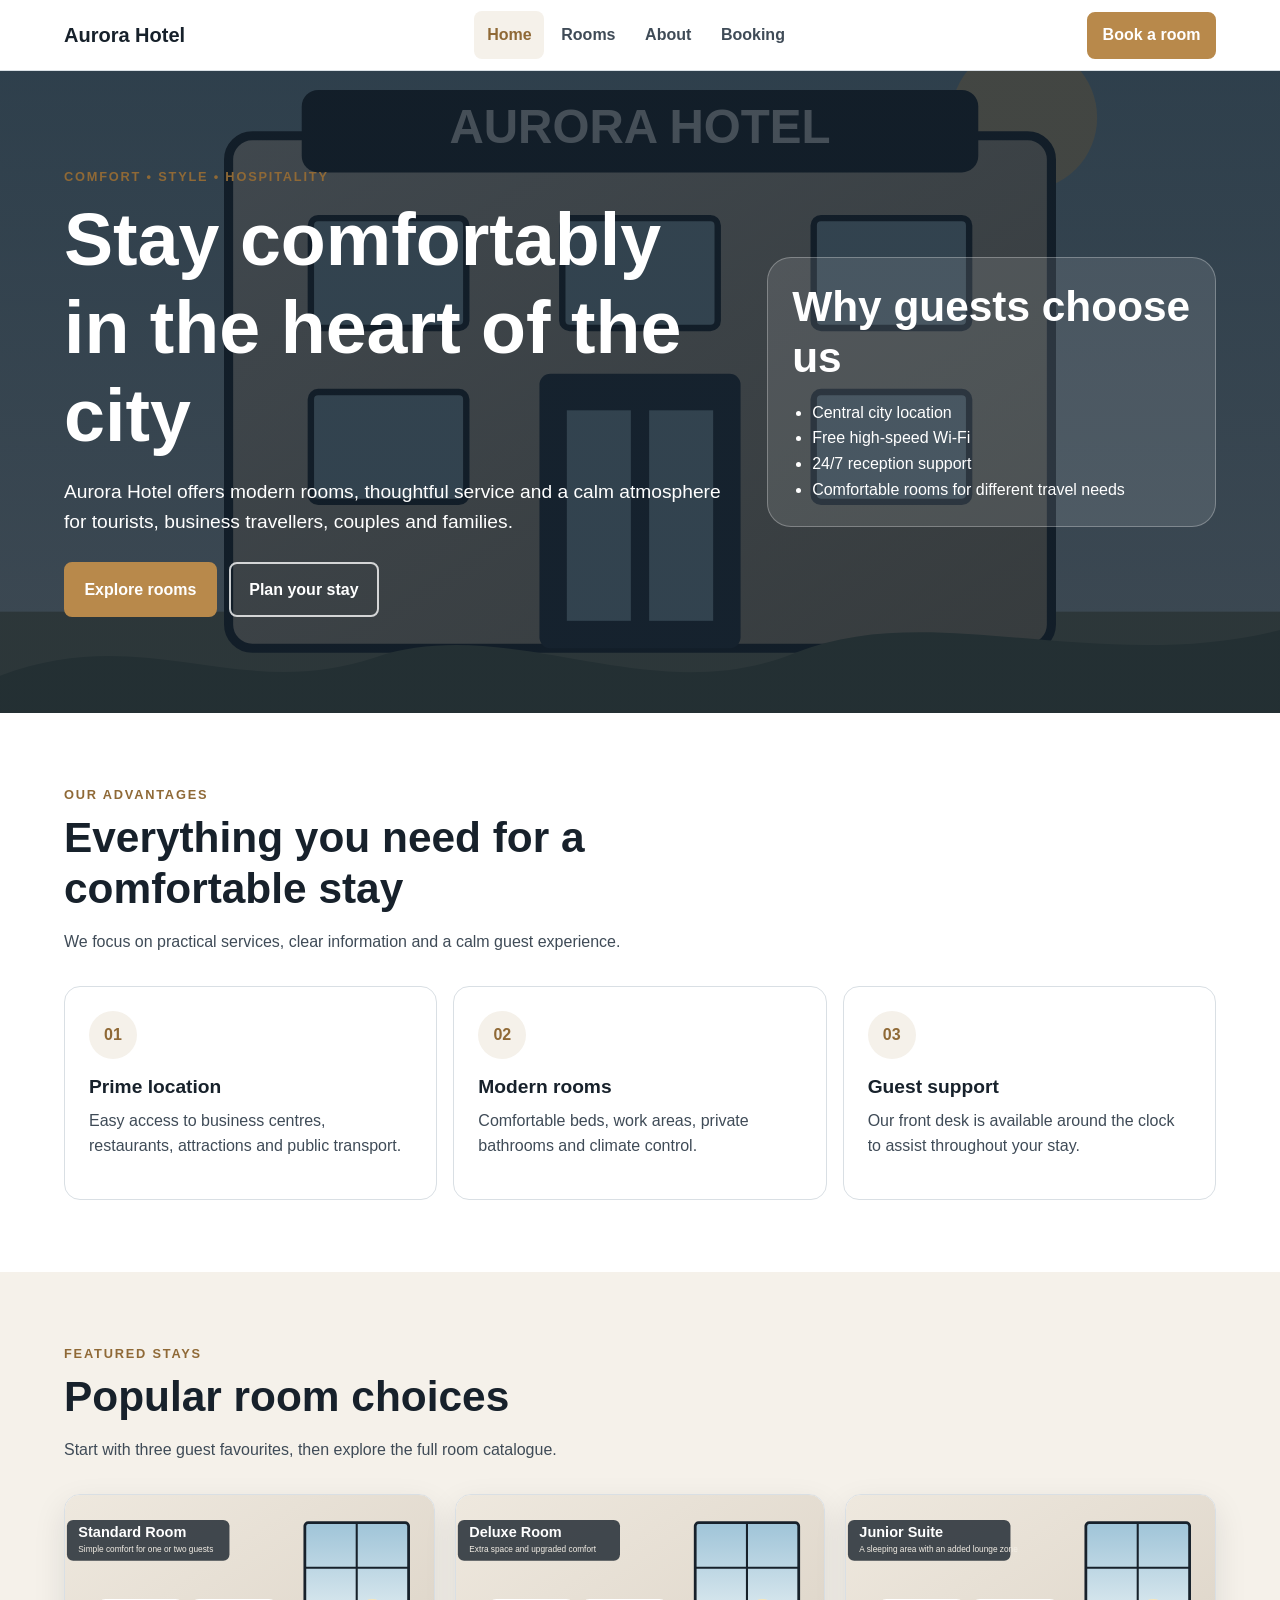
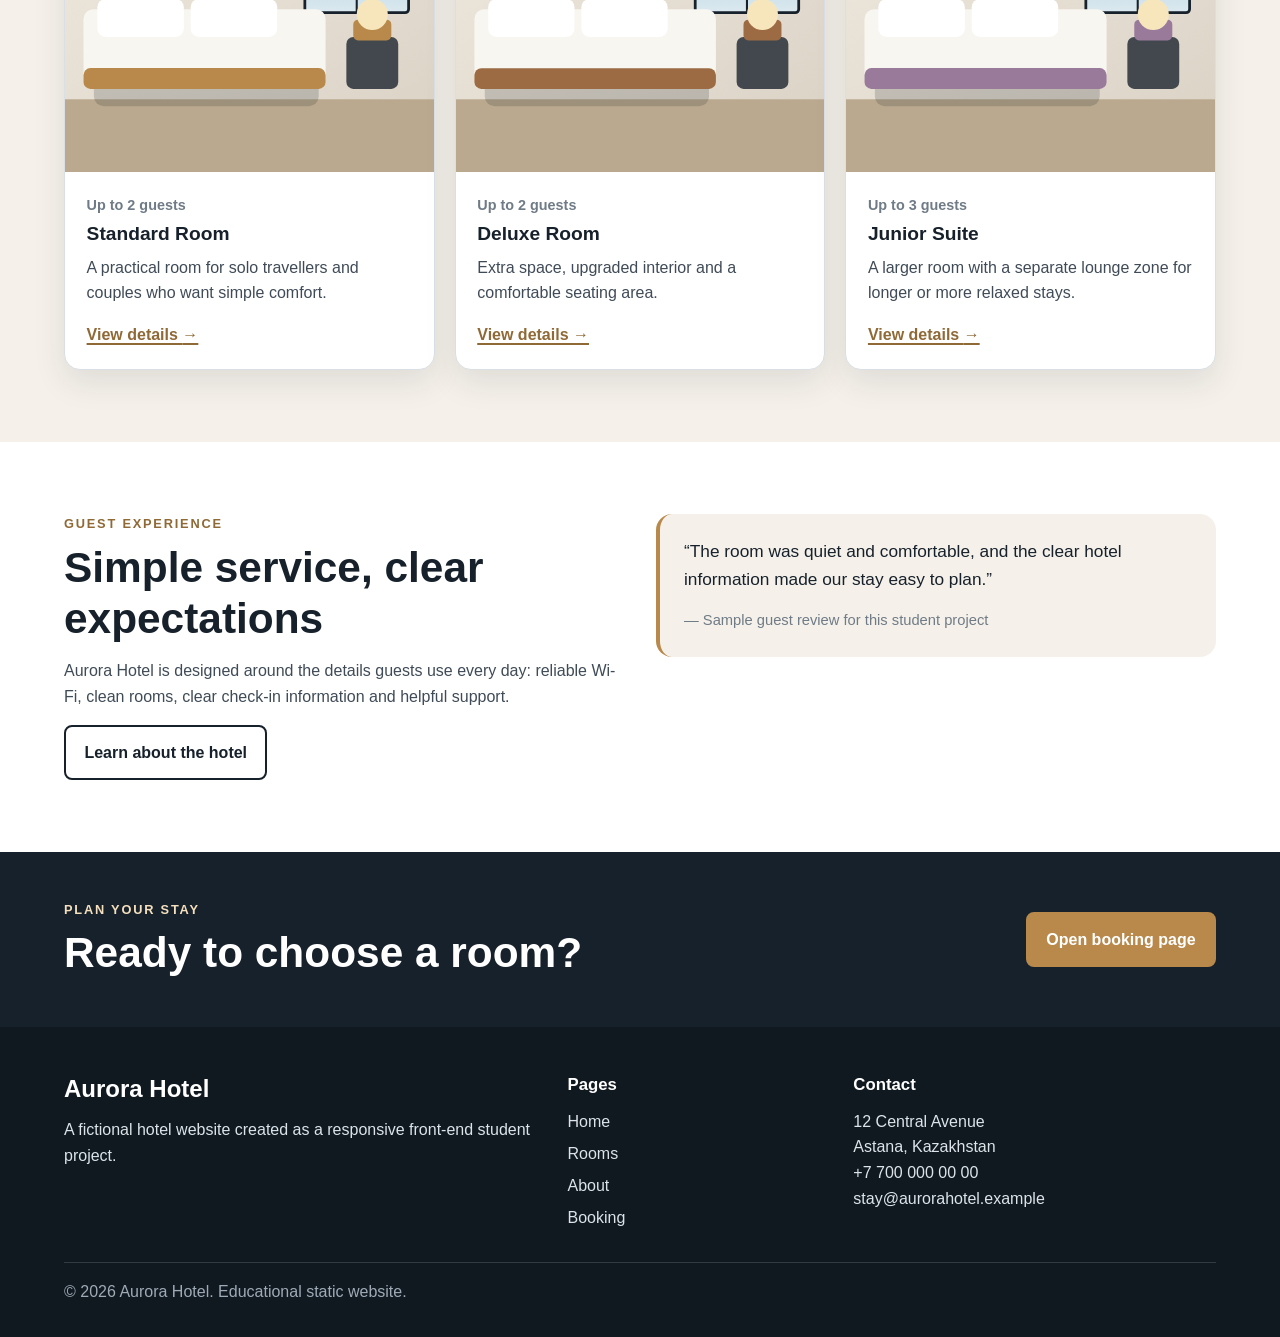
<file: index.html>
<!DOCTYPE html>
<html lang="en">
<head>
    <meta charset="UTF-8">
    <meta name="viewport" content="width=device-width, initial-scale=1.0">
    <meta name="description" content="Aurora Hotel is a responsive fictional hotel website for a front-end student project.">
    <title>Aurora Hotel | Home</title>
    <link rel="stylesheet" href="css/style.css">
    <link rel="stylesheet" href="css/responsive.css">
</head>
<body>
<a class="skip-link" href="#main-content">Skip to main content</a>
<header class="site-header">
    <div class="container nav-wrapper">
        <a class="logo" href="index.html" aria-label="Aurora Hotel home">Aurora Hotel</a>

        <nav class="main-nav" aria-label="Main navigation">
            <ul class="nav-list">
                <li><a class="nav-link" href="index.html" aria-current="page">Home</a></li><li><a class="nav-link" href="rooms.html">Rooms</a></li><li><a class="nav-link" href="about.html">About</a></li><li><a class="nav-link" href="booking.html">Booking</a></li>
            </ul>
        </nav>

        <a class="button button-small header-cta" href="booking.html">Book a room</a>
    </div>
</header>

<main id="main-content">
    <section class="hero">
        <div class="container hero-layout">
            <div class="hero-copy">
                <p class="eyebrow">Comfort • Style • Hospitality</p>
                <h1>Stay comfortably in the heart of the city</h1>
                <p class="lead">
                    Aurora Hotel offers modern rooms, thoughtful service and a calm atmosphere
                    for tourists, business travellers, couples and families.
                </p>

                <div class="action-row">
                    <a class="button" href="rooms.html">Explore rooms</a>
                    <a class="button button-ghost" href="booking.html">Plan your stay</a>
                </div>
            </div>

            <aside class="hero-panel" aria-labelledby="hero-highlights">
                <h2 id="hero-highlights">Why guests choose us</h2>
                <ul class="check-list">
                    <li>Central city location</li>
                    <li>Free high-speed Wi-Fi</li>
                    <li>24/7 reception support</li>
                    <li>Comfortable rooms for different travel needs</li>
                </ul>
            </aside>
        </div>
    </section>

    <section class="section" aria-labelledby="home-benefits">
        <div class="container">
            <div class="section-heading">
                <p class="eyebrow">Our advantages</p>
                <h2 id="home-benefits">Everything you need for a comfortable stay</h2>
                <p>We focus on practical services, clear information and a calm guest experience.</p>
            </div>

            <div class="feature-flex">
                <article class="feature-card">
                    <span class="feature-number" aria-hidden="true">01</span>
                    <h3>Prime location</h3>
                    <p>Easy access to business centres, restaurants, attractions and public transport.</p>
                </article>

                <article class="feature-card">
                    <span class="feature-number" aria-hidden="true">02</span>
                    <h3>Modern rooms</h3>
                    <p>Comfortable beds, work areas, private bathrooms and climate control.</p>
                </article>

                <article class="feature-card">
                    <span class="feature-number" aria-hidden="true">03</span>
                    <h3>Guest support</h3>
                    <p>Our front desk is available around the clock to assist throughout your stay.</p>
                </article>
            </div>
        </div>
    </section>

    <section class="section section-alt" aria-labelledby="featured-rooms">
        <div class="container">
            <div class="section-heading">
                <p class="eyebrow">Featured stays</p>
                <h2 id="featured-rooms">Popular room choices</h2>
                <p>Start with three guest favourites, then explore the full room catalogue.</p>
            </div>

            <div class="card-grid card-grid-three">
                <article class="room-card">
                    <img class="card-image" src="images/standard-room.svg" width="1200" height="800"
                         alt="Illustration of a standard hotel room with a double bed">
                    <div class="card-body">
                        <p class="card-kicker">Up to 2 guests</p>
                        <h3>Standard Room</h3>
                        <p>A practical room for solo travellers and couples who want simple comfort.</p>
                        <a class="text-link" href="rooms.html#standard-room">View details <span aria-hidden="true">→</span></a>
                    </div>
                </article>

                <article class="room-card">
                    <img class="card-image" src="images/deluxe-room.svg" width="1200" height="800"
                         alt="Illustration of a spacious deluxe hotel room">
                    <div class="card-body">
                        <p class="card-kicker">Up to 2 guests</p>
                        <h3>Deluxe Room</h3>
                        <p>Extra space, upgraded interior and a comfortable seating area.</p>
                        <a class="text-link" href="rooms.html#deluxe-room">View details <span aria-hidden="true">→</span></a>
                    </div>
                </article>

                <article class="room-card">
                    <img class="card-image" src="images/junior-suite.svg" width="1200" height="800"
                         alt="Illustration of a junior hotel suite with lounge area">
                    <div class="card-body">
                        <p class="card-kicker">Up to 3 guests</p>
                        <h3>Junior Suite</h3>
                        <p>A larger room with a separate lounge zone for longer or more relaxed stays.</p>
                        <a class="text-link" href="rooms.html#junior-suite">View details <span aria-hidden="true">→</span></a>
                    </div>
                </article>
            </div>
        </div>
    </section>

    <section class="section" aria-labelledby="guest-experience">
        <div class="container split-layout">
            <div>
                <p class="eyebrow">Guest experience</p>
                <h2 id="guest-experience">Simple service, clear expectations</h2>
                <p>
                    Aurora Hotel is designed around the details guests use every day:
                    reliable Wi-Fi, clean rooms, clear check-in information and helpful support.
                </p>
                <a class="button button-outline" href="about.html">Learn about the hotel</a>
            </div>

            <blockquote class="testimonial">
                “The room was quiet and comfortable, and the clear hotel information made our stay easy to plan.”
                <footer>— Sample guest review for this student project</footer>
            </blockquote>
        </div>
    </section>

    <section class="cta-section" aria-labelledby="home-cta">
        <div class="container cta-flex">
            <div>
                <p class="eyebrow eyebrow-light">Plan your stay</p>
                <h2 id="home-cta">Ready to choose a room?</h2>
            </div>
            <a class="button" href="booking.html">Open booking page</a>
        </div>
    </section>
</main>

<footer class="site-footer">
    <div class="container footer-grid">
        <section class="footer-about" aria-labelledby="footer-brand">
            <h2 id="footer-brand" class="footer-logo">Aurora Hotel</h2>
            <p>A fictional hotel website created as a responsive front-end student project.</p>
        </section>

        <nav class="footer-nav" aria-label="Footer navigation">
            <h2 class="footer-heading">Pages</h2>
            <ul class="footer-links">
                <li><a href="index.html">Home</a></li>
                <li><a href="rooms.html">Rooms</a></li>
                <li><a href="about.html">About</a></li>
                <li><a href="booking.html">Booking</a></li>
            </ul>
        </nav>

        <section aria-labelledby="footer-contact">
            <h2 id="footer-contact" class="footer-heading">Contact</h2>
            <address>
                12 Central Avenue<br>
                Astana, Kazakhstan<br>
                <a href="tel:+77000000000">+7 700 000 00 00</a><br>
                <a href="mailto:stay@aurorahotel.example">stay@aurorahotel.example</a>
            </address>
        </section>
    </div>

    <div class="container footer-bottom">
        <p>&copy; 2026 Aurora Hotel. Educational static website.</p>
    </div>
</footer>
</body>
</html>
</file>
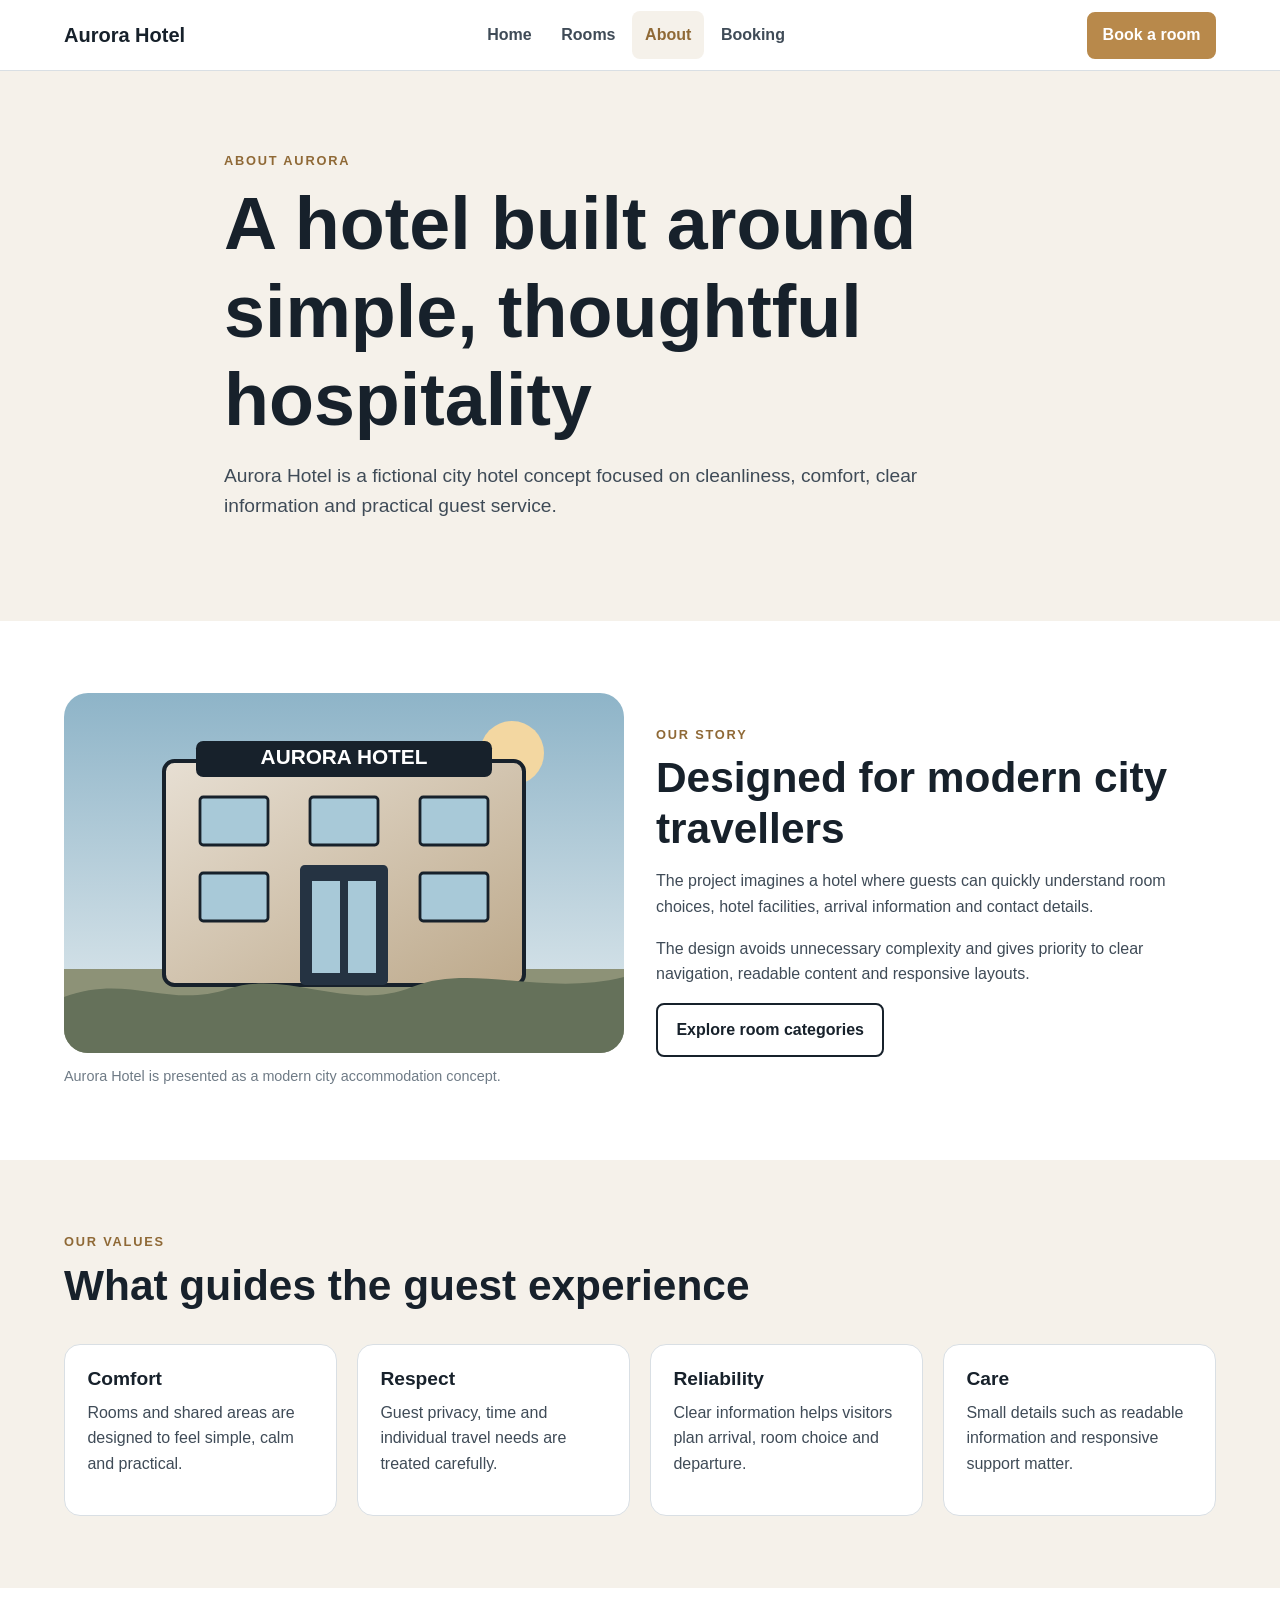
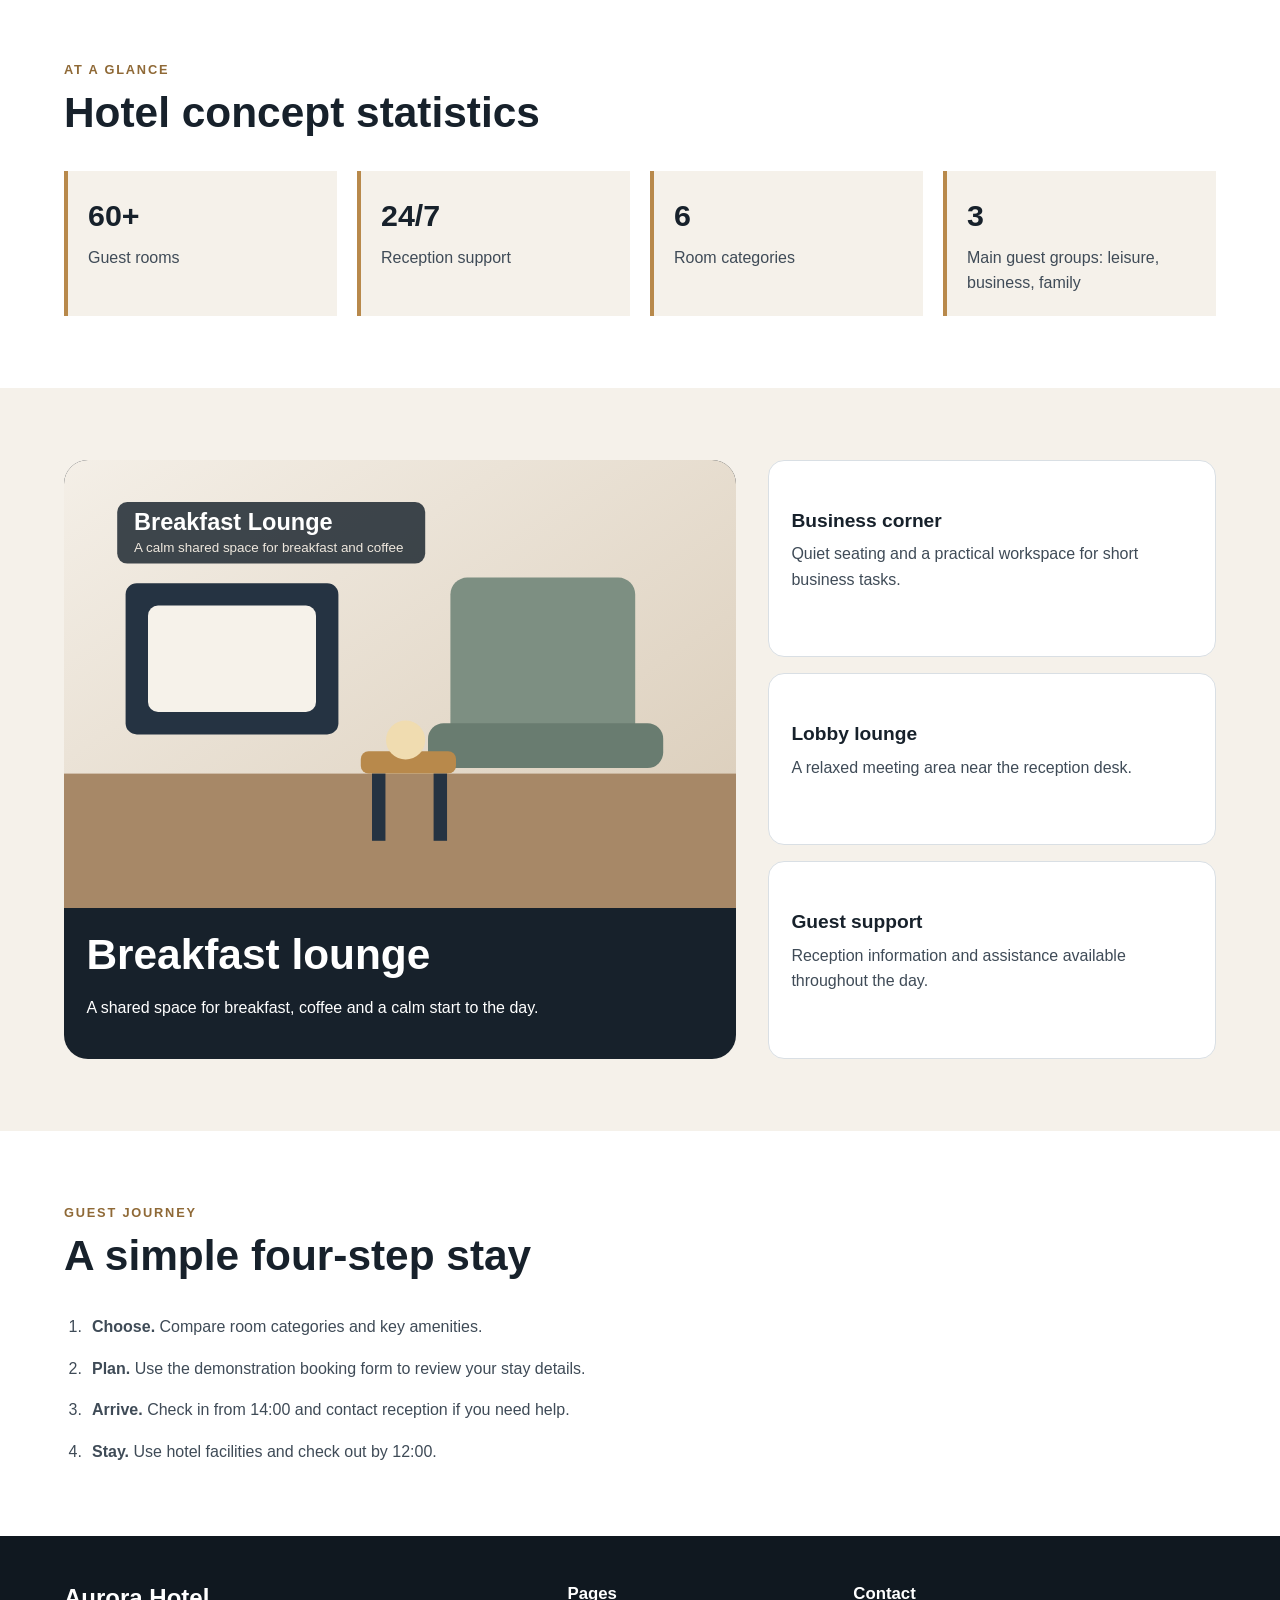
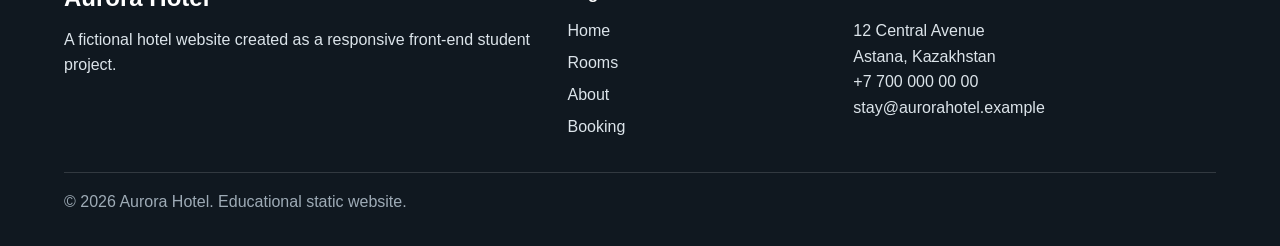
<file: about.html>
<!DOCTYPE html>
<html lang="en">
<head>
    <meta charset="UTF-8">
    <meta name="viewport" content="width=device-width, initial-scale=1.0">
    <meta name="description" content="Learn about Aurora Hotel, its values, facilities and service approach.">
    <title>Aurora Hotel | About Us</title>
    <link rel="stylesheet" href="css/style.css">
    <link rel="stylesheet" href="css/responsive.css">
</head>
<body>
<a class="skip-link" href="#main-content">Skip to main content</a>
<header class="site-header">
    <div class="container nav-wrapper">
        <a class="logo" href="index.html" aria-label="Aurora Hotel home">Aurora Hotel</a>

        <nav class="main-nav" aria-label="Main navigation">
            <ul class="nav-list">
                <li><a class="nav-link" href="index.html">Home</a></li><li><a class="nav-link" href="rooms.html">Rooms</a></li><li><a class="nav-link" href="about.html" aria-current="page">About</a></li><li><a class="nav-link" href="booking.html">Booking</a></li>
            </ul>
        </nav>

        <a class="button button-small header-cta" href="booking.html">Book a room</a>
    </div>
</header>

<main id="main-content">
    <section class="page-hero">
        <div class="container page-hero-inner">
            <p class="eyebrow">About Aurora</p>
            <h1>A hotel built around simple, thoughtful hospitality</h1>
            <p class="lead">
                Aurora Hotel is a fictional city hotel concept focused on cleanliness, comfort,
                clear information and practical guest service.
            </p>
        </div>
    </section>

    <section class="section" aria-labelledby="our-story">
        <div class="container story-layout">
            <figure class="story-figure">
                <img src="images/hotel-exterior.svg" width="1400" height="900"
                     alt="Illustration of the Aurora Hotel exterior">
                <figcaption>Aurora Hotel is presented as a modern city accommodation concept.</figcaption>
            </figure>

            <article>
                <p class="eyebrow">Our story</p>
                <h2 id="our-story">Designed for modern city travellers</h2>
                <p>
                    The project imagines a hotel where guests can quickly understand room choices,
                    hotel facilities, arrival information and contact details.
                </p>
                <p>
                    The design avoids unnecessary complexity and gives priority to clear navigation,
                    readable content and responsive layouts.
                </p>
                <a class="button button-outline" href="rooms.html">Explore room categories</a>
            </article>
        </div>
    </section>

    <section class="section section-alt" aria-labelledby="hotel-values">
        <div class="container">
            <div class="section-heading">
                <p class="eyebrow">Our values</p>
                <h2 id="hotel-values">What guides the guest experience</h2>
            </div>

            <div class="values-grid">
                <article class="value-card">
                    <h3>Comfort</h3>
                    <p>Rooms and shared areas are designed to feel simple, calm and practical.</p>
                </article>
                <article class="value-card">
                    <h3>Respect</h3>
                    <p>Guest privacy, time and individual travel needs are treated carefully.</p>
                </article>
                <article class="value-card">
                    <h3>Reliability</h3>
                    <p>Clear information helps visitors plan arrival, room choice and departure.</p>
                </article>
                <article class="value-card">
                    <h3>Care</h3>
                    <p>Small details such as readable information and responsive support matter.</p>
                </article>
            </div>
        </div>
    </section>

    <section class="section" aria-labelledby="hotel-stats">
        <div class="container">
            <div class="section-heading">
                <p class="eyebrow">At a glance</p>
                <h2 id="hotel-stats">Hotel concept statistics</h2>
            </div>

            <div class="stats-grid">
                <div class="stat"><strong>60+</strong><span>Guest rooms</span></div>
                <div class="stat"><strong>24/7</strong><span>Reception support</span></div>
                <div class="stat"><strong>6</strong><span>Room categories</span></div>
                <div class="stat"><strong>3</strong><span>Main guest groups: leisure, business, family</span></div>
            </div>
        </div>
    </section>

    <section class="section section-alt" aria-labelledby="facilities">
        <div class="container facilities-layout">
            <figure class="facility-feature">
                <img src="images/lounge.svg" width="1200" height="800"
                     alt="Illustration of a hotel breakfast lounge">
                <figcaption>
                    <h2 id="facilities">Breakfast lounge</h2>
                    <p>A shared space for breakfast, coffee and a calm start to the day.</p>
                </figcaption>
            </figure>

            <div class="facility-stack">
                <article class="facility-card">
                    <h3>Business corner</h3>
                    <p>Quiet seating and a practical workspace for short business tasks.</p>
                </article>
                <article class="facility-card">
                    <h3>Lobby lounge</h3>
                    <p>A relaxed meeting area near the reception desk.</p>
                </article>
                <article class="facility-card">
                    <h3>Guest support</h3>
                    <p>Reception information and assistance available throughout the day.</p>
                </article>
            </div>
        </div>
    </section>

    <section class="section" aria-labelledby="service-process">
        <div class="container">
            <div class="section-heading">
                <p class="eyebrow">Guest journey</p>
                <h2 id="service-process">A simple four-step stay</h2>
            </div>

            <ol class="timeline-list">
                <li><strong>Choose.</strong> Compare room categories and key amenities.</li>
                <li><strong>Plan.</strong> Use the demonstration booking form to review your stay details.</li>
                <li><strong>Arrive.</strong> Check in from 14:00 and contact reception if you need help.</li>
                <li><strong>Stay.</strong> Use hotel facilities and check out by 12:00.</li>
            </ol>
        </div>
    </section>
</main>

<footer class="site-footer">
    <div class="container footer-grid">
        <section class="footer-about" aria-labelledby="footer-brand">
            <h2 id="footer-brand" class="footer-logo">Aurora Hotel</h2>
            <p>A fictional hotel website created as a responsive front-end student project.</p>
        </section>

        <nav class="footer-nav" aria-label="Footer navigation">
            <h2 class="footer-heading">Pages</h2>
            <ul class="footer-links">
                <li><a href="index.html">Home</a></li>
                <li><a href="rooms.html">Rooms</a></li>
                <li><a href="about.html">About</a></li>
                <li><a href="booking.html">Booking</a></li>
            </ul>
        </nav>

        <section aria-labelledby="footer-contact">
            <h2 id="footer-contact" class="footer-heading">Contact</h2>
            <address>
                12 Central Avenue<br>
                Astana, Kazakhstan<br>
                <a href="tel:+77000000000">+7 700 000 00 00</a><br>
                <a href="mailto:stay@aurorahotel.example">stay@aurorahotel.example</a>
            </address>
        </section>
    </div>

    <div class="container footer-bottom">
        <p>&copy; 2026 Aurora Hotel. Educational static website.</p>
    </div>
</footer>
</body>
</html>
</file>
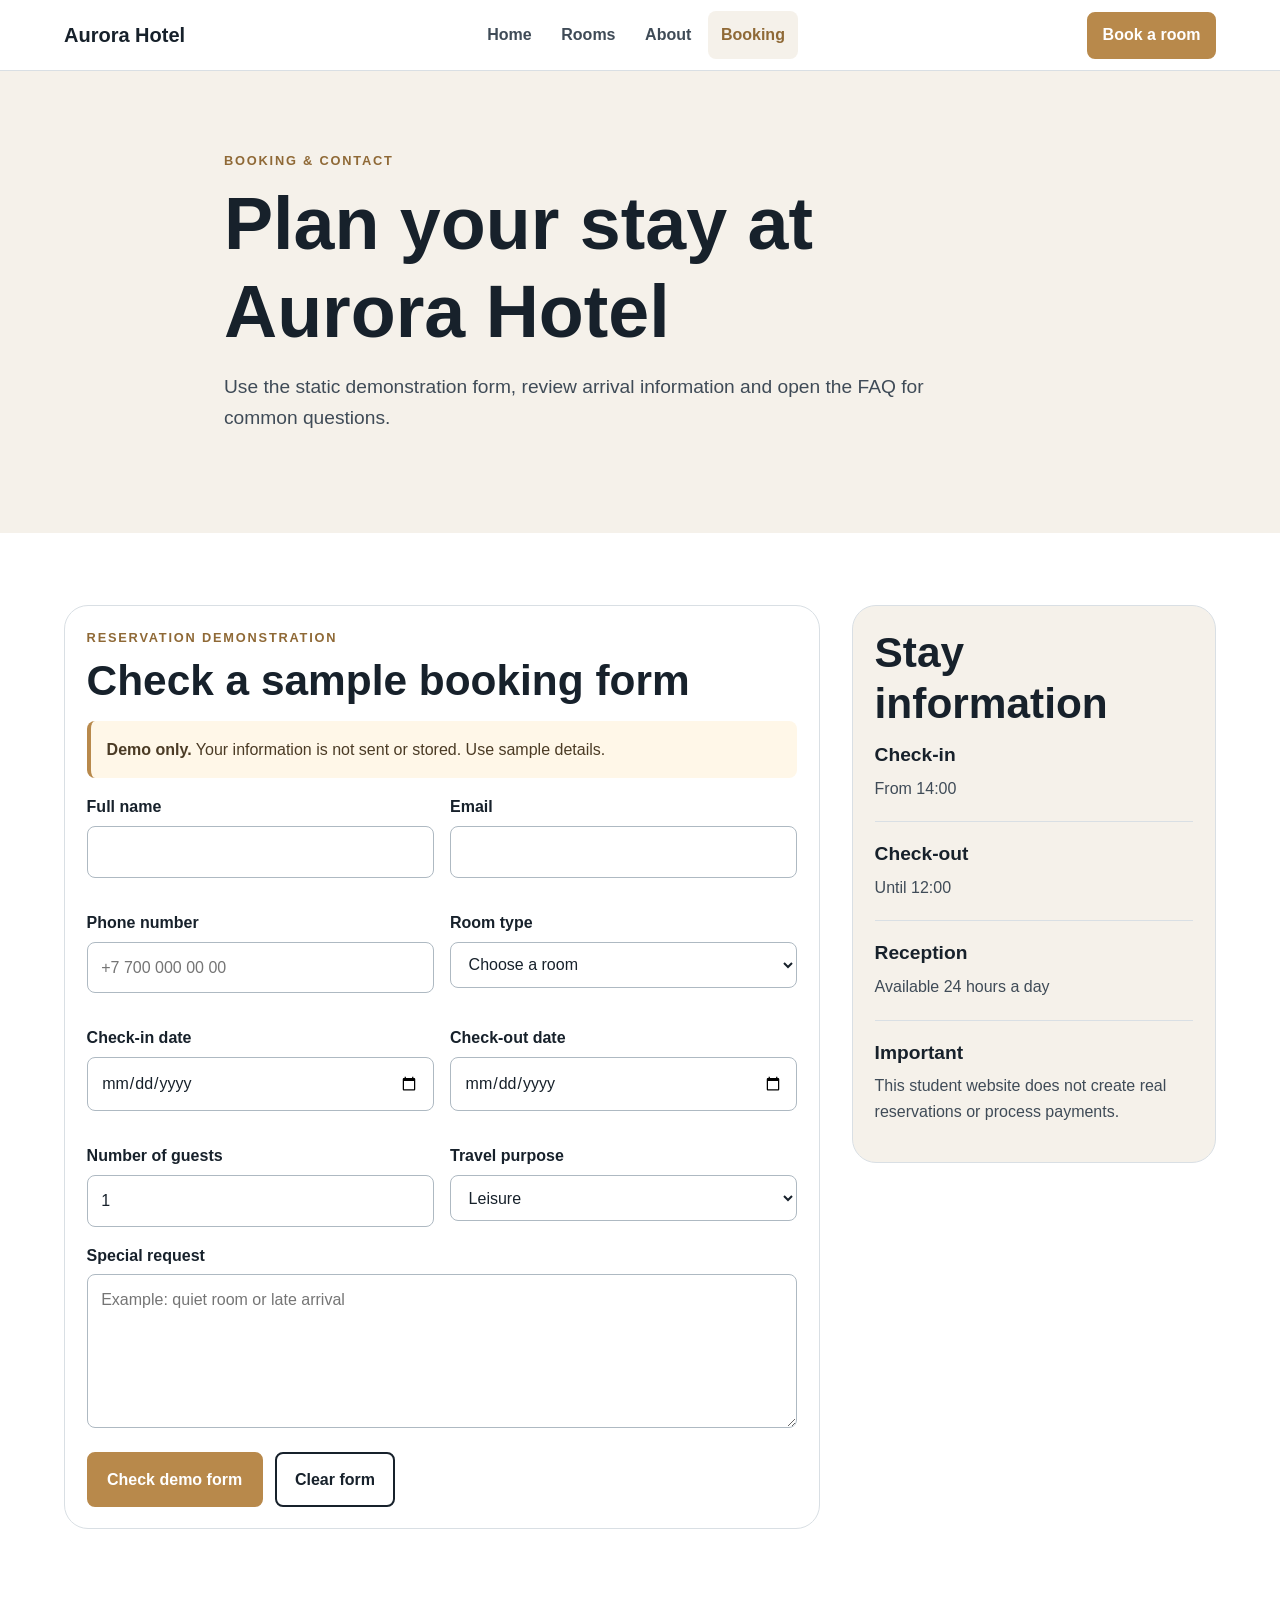
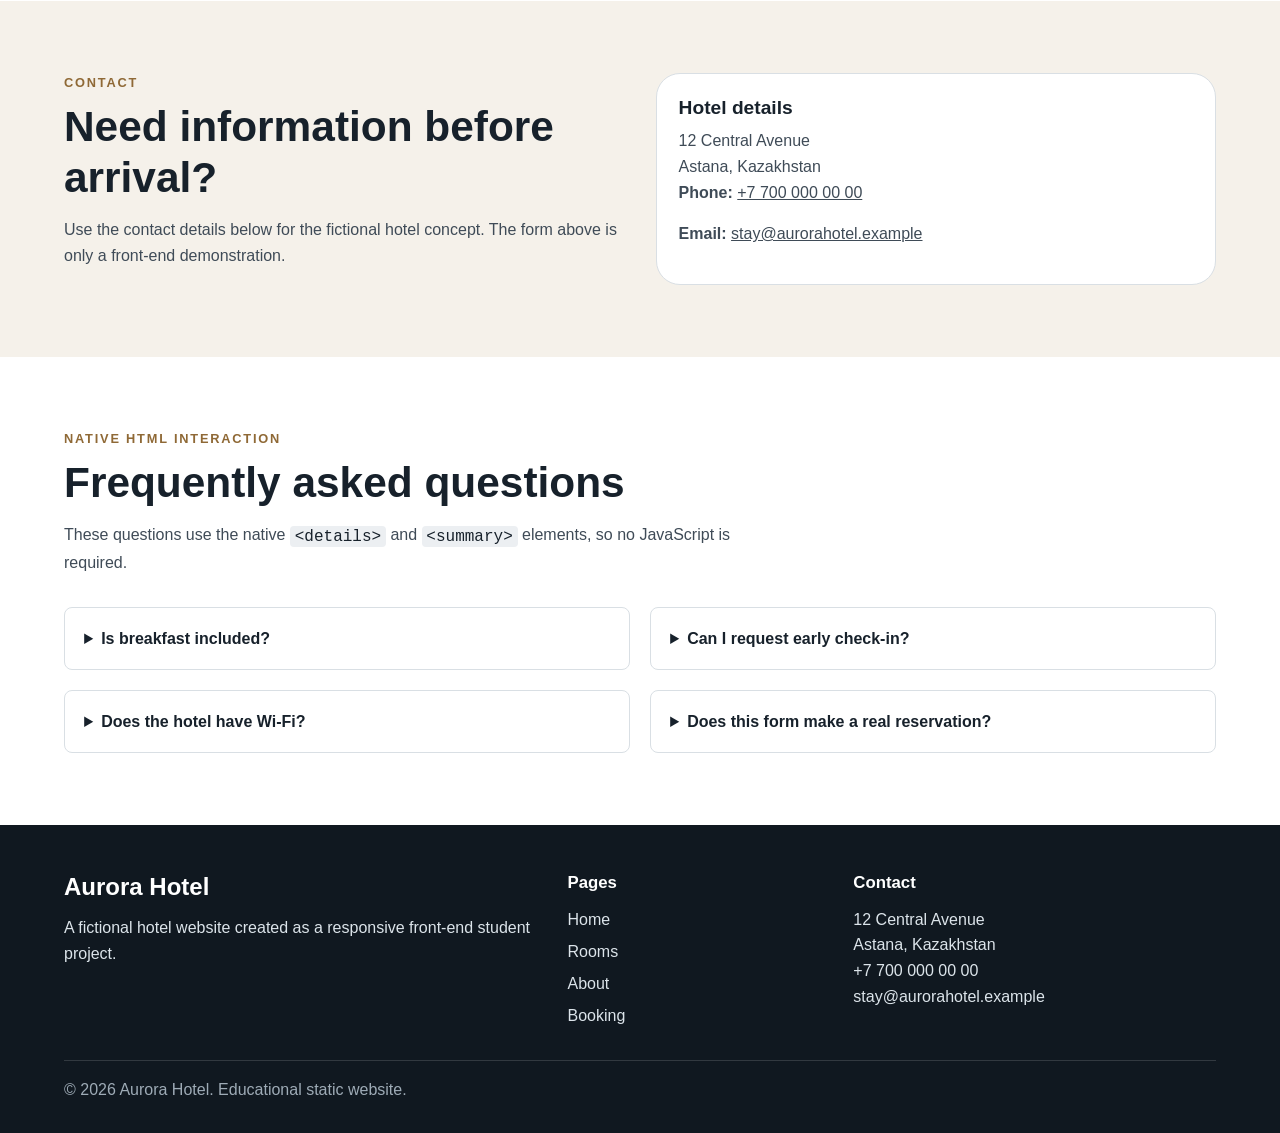
<file: booking.html>
<!DOCTYPE html>
<html lang="en">
<head>
    <meta charset="UTF-8">
    <meta name="viewport" content="width=device-width, initial-scale=1.0">
    <meta name="description" content="Use Aurora Hotel's static demonstration booking form and FAQ.">
    <title>Aurora Hotel | Booking & Contact</title>
    <link rel="stylesheet" href="css/style.css">
    <link rel="stylesheet" href="css/responsive.css">
</head>
<body>
<a class="skip-link" href="#main-content">Skip to main content</a>
<header class="site-header">
    <div class="container nav-wrapper">
        <a class="logo" href="index.html" aria-label="Aurora Hotel home">Aurora Hotel</a>

        <nav class="main-nav" aria-label="Main navigation">
            <ul class="nav-list">
                <li><a class="nav-link" href="index.html">Home</a></li><li><a class="nav-link" href="rooms.html">Rooms</a></li><li><a class="nav-link" href="about.html">About</a></li><li><a class="nav-link" href="booking.html" aria-current="page">Booking</a></li>
            </ul>
        </nav>

        <a class="button button-small header-cta" href="booking.html">Book a room</a>
    </div>
</header>

<main id="main-content">
    <section class="page-hero">
        <div class="container page-hero-inner">
            <p class="eyebrow">Booking & Contact</p>
            <h1>Plan your stay at Aurora Hotel</h1>
            <p class="lead">
                Use the static demonstration form, review arrival information and open the FAQ for common questions.
            </p>
        </div>
    </section>

    <section class="section" aria-labelledby="booking-form-title">
        <div class="container booking-layout">
            <section class="form-panel">
                <p class="eyebrow">Reservation demonstration</p>
                <h2 id="booking-form-title">Check a sample booking form</h2>

                <p class="demo-note" id="demo-note">
                    <strong>Demo only.</strong> Your information is not sent or stored. Use sample details.
                </p>

                <form class="booking-form" action="demo-result.html" method="get" aria-describedby="demo-note">
                    <div class="form-grid">
                        <div class="form-group">
                            <label for="full-name">Full name</label>
                            <input id="full-name" type="text" autocomplete="name" required>
                        </div>

                        <div class="form-group">
                            <label for="email">Email</label>
                            <input id="email" type="email" autocomplete="email" required>
                        </div>

                        <div class="form-group">
                            <label for="phone">Phone number</label>
                            <input id="phone" type="tel" autocomplete="tel" placeholder="+7 700 000 00 00">
                        </div>

                        <div class="form-group">
                            <label for="room-type">Room type</label>
                            <select id="room-type" required>
                                <option value="">Choose a room</option>
                                <option>Standard Room</option>
                                <option>Twin Room</option>
                                <option>Deluxe Room</option>
                                <option>Family Room</option>
                                <option>Junior Suite</option>
                                <option>Presidential Suite</option>
                            </select>
                        </div>

                        <div class="form-group">
                            <label for="check-in">Check-in date</label>
                            <input id="check-in" type="date" required>
                        </div>

                        <div class="form-group">
                            <label for="check-out">Check-out date</label>
                            <input id="check-out" type="date" required>
                        </div>

                        <div class="form-group">
                            <label for="guests">Number of guests</label>
                            <input id="guests" type="number" min="1" max="4" value="1" required>
                        </div>

                        <div class="form-group">
                            <label for="travel-purpose">Travel purpose</label>
                            <select id="travel-purpose">
                                <option>Leisure</option>
                                <option>Business</option>
                                <option>Family trip</option>
                                <option>Other</option>
                            </select>
                        </div>
                    </div>

                    <div class="form-group">
                        <label for="special-request">Special request</label>
                        <textarea id="special-request" rows="5"
                                  placeholder="Example: quiet room or late arrival"></textarea>
                    </div>

                    <div class="form-actions">
                        <button class="button" type="submit">Check demo form</button>
                        <button class="button button-outline" type="reset">Clear form</button>
                    </div>
                </form>
            </section>

            <aside class="booking-info" aria-labelledby="stay-info">
                <h2 id="stay-info">Stay information</h2>

                <div class="info-block">
                    <h3>Check-in</h3>
                    <p>From 14:00</p>
                </div>

                <div class="info-block">
                    <h3>Check-out</h3>
                    <p>Until 12:00</p>
                </div>

                <div class="info-block">
                    <h3>Reception</h3>
                    <p>Available 24 hours a day</p>
                </div>

                <div class="info-block">
                    <h3>Important</h3>
                    <p>This student website does not create real reservations or process payments.</p>
                </div>
            </aside>
        </div>
    </section>

    <section class="section section-alt" aria-labelledby="contact-us">
        <div class="container contact-grid">
            <article>
                <p class="eyebrow">Contact</p>
                <h2 id="contact-us">Need information before arrival?</h2>
                <p>
                    Use the contact details below for the fictional hotel concept.
                    The form above is only a front-end demonstration.
                </p>
            </article>

            <article class="contact-card">
                <h3>Hotel details</h3>
                <address>
                    12 Central Avenue<br>
                    Astana, Kazakhstan
                </address>
                <p><strong>Phone:</strong> <a href="tel:+77000000000">+7 700 000 00 00</a></p>
                <p><strong>Email:</strong> <a href="mailto:stay@aurorahotel.example">stay@aurorahotel.example</a></p>
            </article>
        </div>
    </section>

    <section class="section" id="faq" aria-labelledby="faq-title">
        <div class="container">
            <div class="section-heading">
                <p class="eyebrow">Native HTML interaction</p>
                <h2 id="faq-title">Frequently asked questions</h2>
                <p>These questions use the native <code>&lt;details&gt;</code> and <code>&lt;summary&gt;</code> elements, so no JavaScript is required.</p>
            </div>

            <div class="faq-grid">
                <details>
                    <summary>Is breakfast included?</summary>
                    <p>Breakfast availability depends on the selected room package.</p>
                </details>

                <details>
                    <summary>Can I request early check-in?</summary>
                    <p>Early check-in can be requested, but it depends on room availability.</p>
                </details>

                <details>
                    <summary>Does the hotel have Wi-Fi?</summary>
                    <p>Yes. The hotel concept includes high-speed Wi-Fi in rooms and common areas.</p>
                </details>

                <details>
                    <summary>Does this form make a real reservation?</summary>
                    <p>No. This is a static HTML/CSS demonstration. No information is sent, stored or processed.</p>
                </details>
            </div>
        </div>
    </section>
</main>

<footer class="site-footer">
    <div class="container footer-grid">
        <section class="footer-about" aria-labelledby="footer-brand">
            <h2 id="footer-brand" class="footer-logo">Aurora Hotel</h2>
            <p>A fictional hotel website created as a responsive front-end student project.</p>
        </section>

        <nav class="footer-nav" aria-label="Footer navigation">
            <h2 class="footer-heading">Pages</h2>
            <ul class="footer-links">
                <li><a href="index.html">Home</a></li>
                <li><a href="rooms.html">Rooms</a></li>
                <li><a href="about.html">About</a></li>
                <li><a href="booking.html">Booking</a></li>
            </ul>
        </nav>

        <section aria-labelledby="footer-contact">
            <h2 id="footer-contact" class="footer-heading">Contact</h2>
            <address>
                12 Central Avenue<br>
                Astana, Kazakhstan<br>
                <a href="tel:+77000000000">+7 700 000 00 00</a><br>
                <a href="mailto:stay@aurorahotel.example">stay@aurorahotel.example</a>
            </address>
        </section>
    </div>

    <div class="container footer-bottom">
        <p>&copy; 2026 Aurora Hotel. Educational static website.</p>
    </div>
</footer>
</body>
</html>
</file>
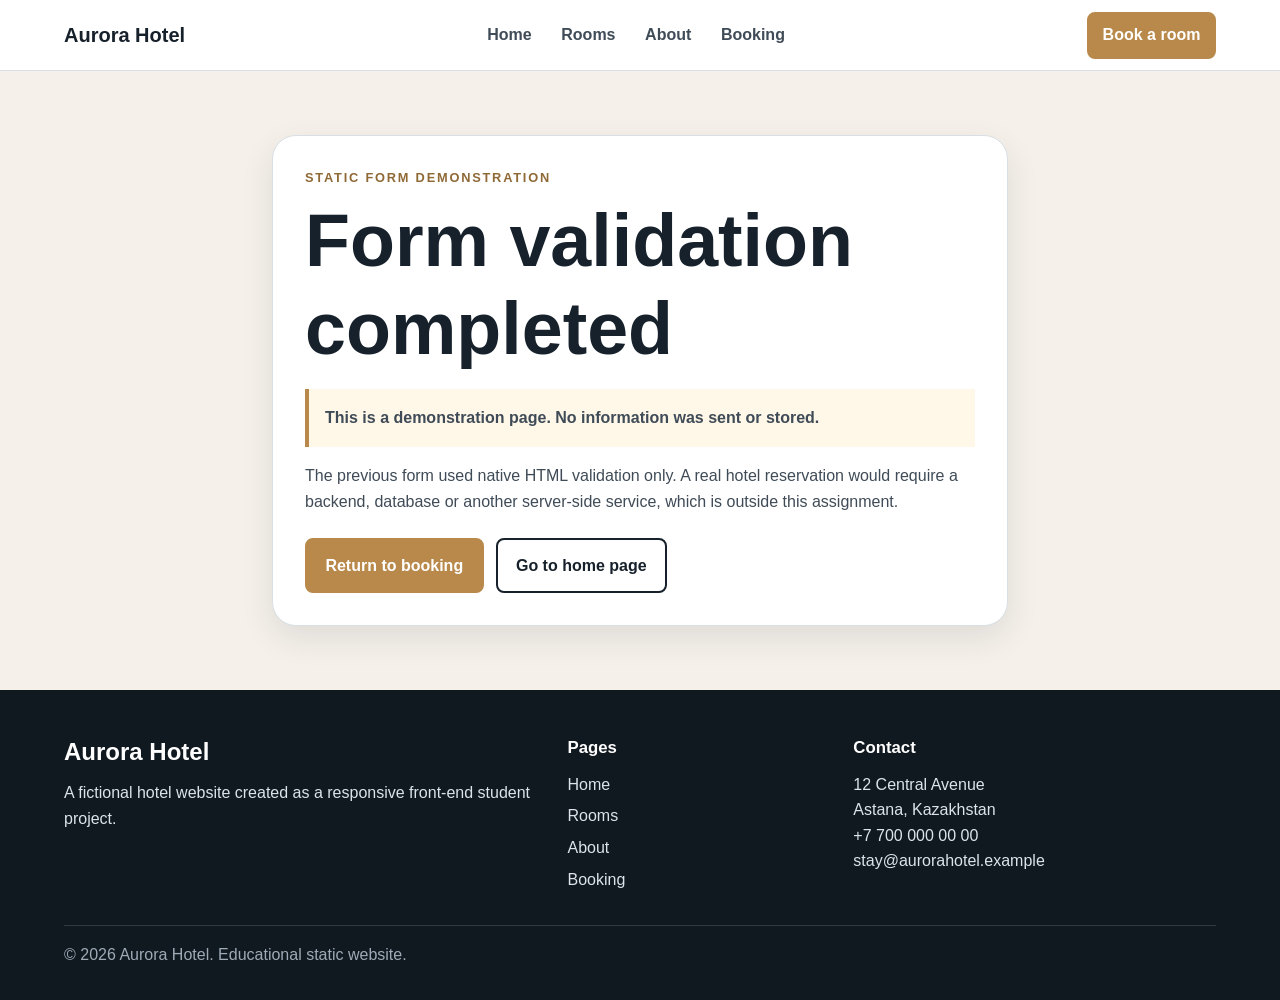
<file: demo-result.html>
<!DOCTYPE html>
<html lang="en">
<head>
    <meta charset="UTF-8">
    <meta name="viewport" content="width=device-width, initial-scale=1.0">
    <meta name="description" content="Demonstration result page for the Aurora Hotel static booking form.">
    <title>Aurora Hotel | Demo Form Result</title>
    <link rel="stylesheet" href="css/style.css">
    <link rel="stylesheet" href="css/responsive.css">
</head>
<body>
<a class="skip-link" href="#main-content">Skip to main content</a>
<header class="site-header">
    <div class="container nav-wrapper">
        <a class="logo" href="index.html" aria-label="Aurora Hotel home">Aurora Hotel</a>

        <nav class="main-nav" aria-label="Main navigation">
            <ul class="nav-list">
                <li><a class="nav-link" href="index.html">Home</a></li><li><a class="nav-link" href="rooms.html">Rooms</a></li><li><a class="nav-link" href="about.html">About</a></li><li><a class="nav-link" href="booking.html">Booking</a></li>
            </ul>
        </nav>

        <a class="button button-small header-cta" href="booking.html">Book a room</a>
    </div>
</header>

<main id="main-content">
    <section class="result-section">
        <div class="container result-card">
            <p class="eyebrow">Static form demonstration</p>
            <h1>Form validation completed</h1>
            <p class="result-message">
                <strong>This is a demonstration page. No information was sent or stored.</strong>
            </p>
            <p>
                The previous form used native HTML validation only. A real hotel reservation would require
                a backend, database or another server-side service, which is outside this assignment.
            </p>
            <div class="action-row">
                <a class="button" href="booking.html">Return to booking</a>
                <a class="button button-outline" href="index.html">Go to home page</a>
            </div>
        </div>
    </section>
</main>

<footer class="site-footer">
    <div class="container footer-grid">
        <section class="footer-about" aria-labelledby="footer-brand">
            <h2 id="footer-brand" class="footer-logo">Aurora Hotel</h2>
            <p>A fictional hotel website created as a responsive front-end student project.</p>
        </section>

        <nav class="footer-nav" aria-label="Footer navigation">
            <h2 class="footer-heading">Pages</h2>
            <ul class="footer-links">
                <li><a href="index.html">Home</a></li>
                <li><a href="rooms.html">Rooms</a></li>
                <li><a href="about.html">About</a></li>
                <li><a href="booking.html">Booking</a></li>
            </ul>
        </nav>

        <section aria-labelledby="footer-contact">
            <h2 id="footer-contact" class="footer-heading">Contact</h2>
            <address>
                12 Central Avenue<br>
                Astana, Kazakhstan<br>
                <a href="tel:+77000000000">+7 700 000 00 00</a><br>
                <a href="mailto:stay@aurorahotel.example">stay@aurorahotel.example</a>
            </address>
        </section>
    </div>

    <div class="container footer-bottom">
        <p>&copy; 2026 Aurora Hotel. Educational static website.</p>
    </div>
</footer>
</body>
</html>
</file>
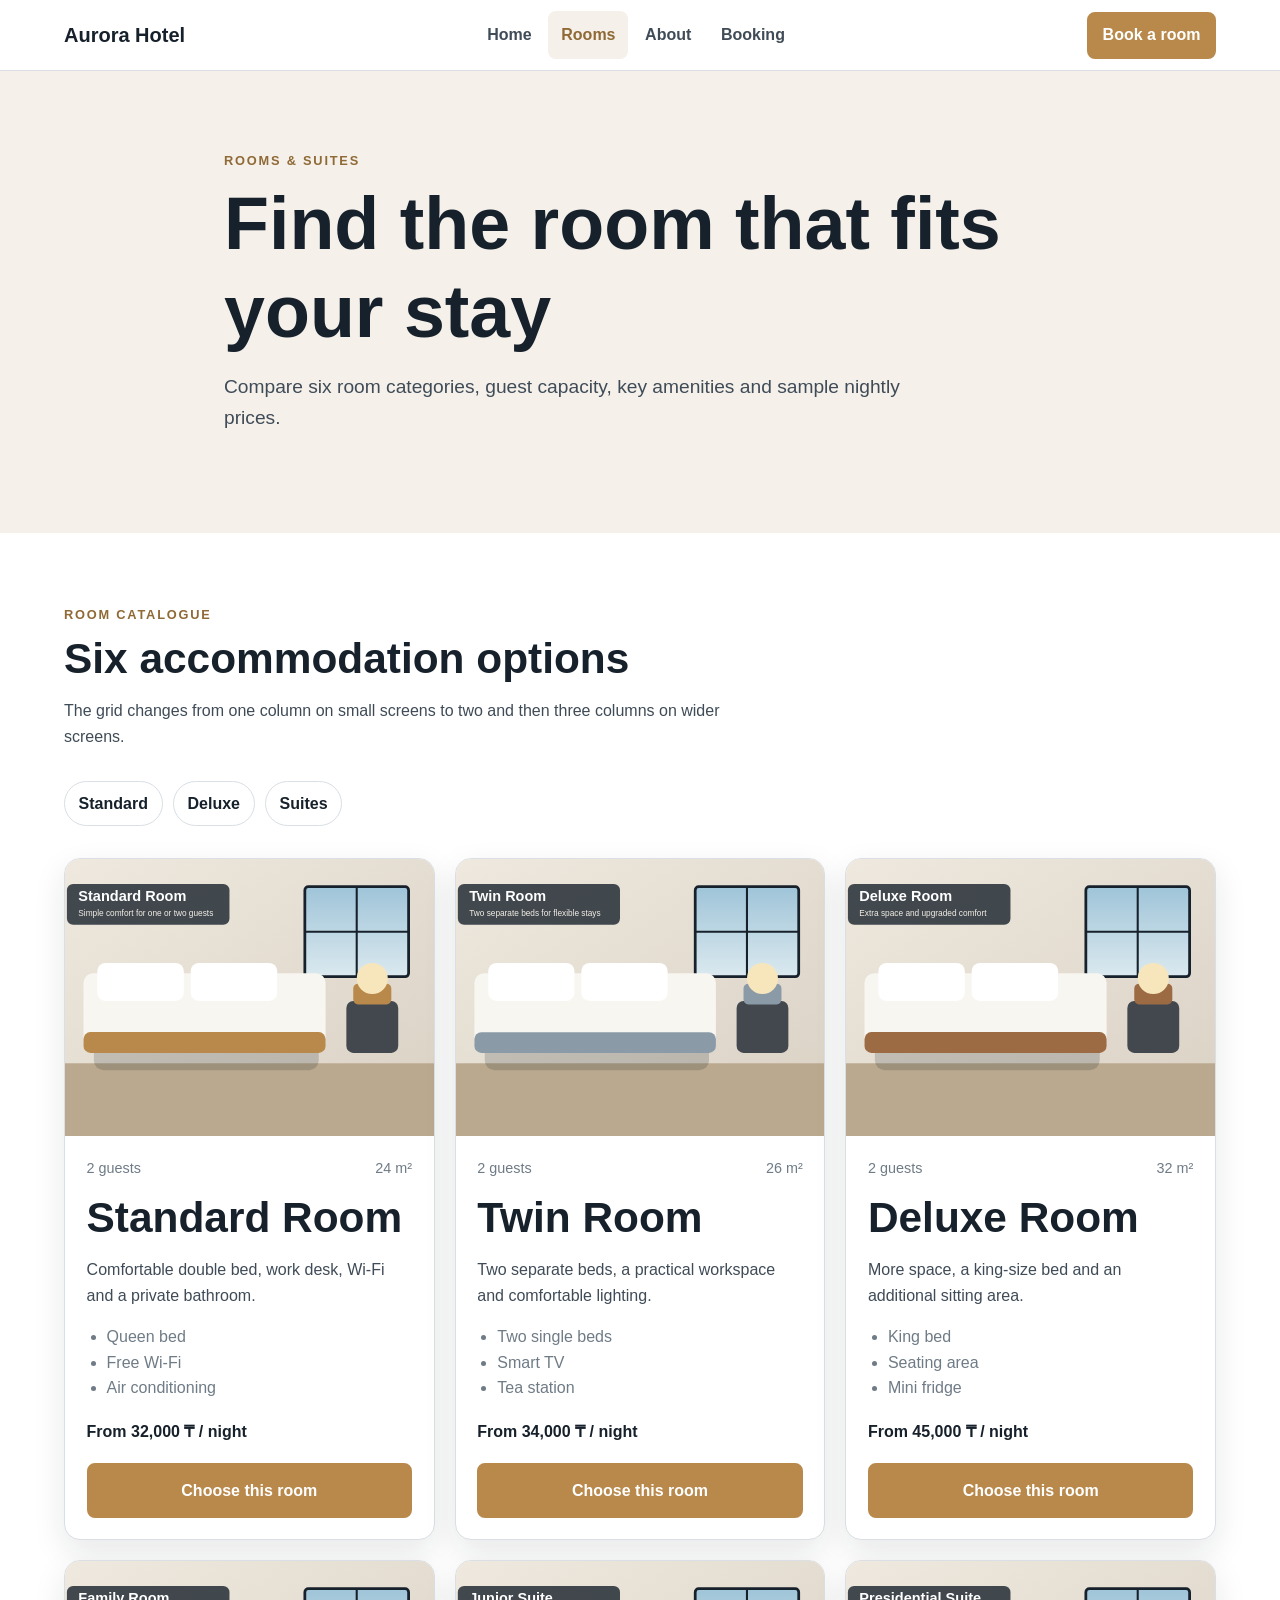
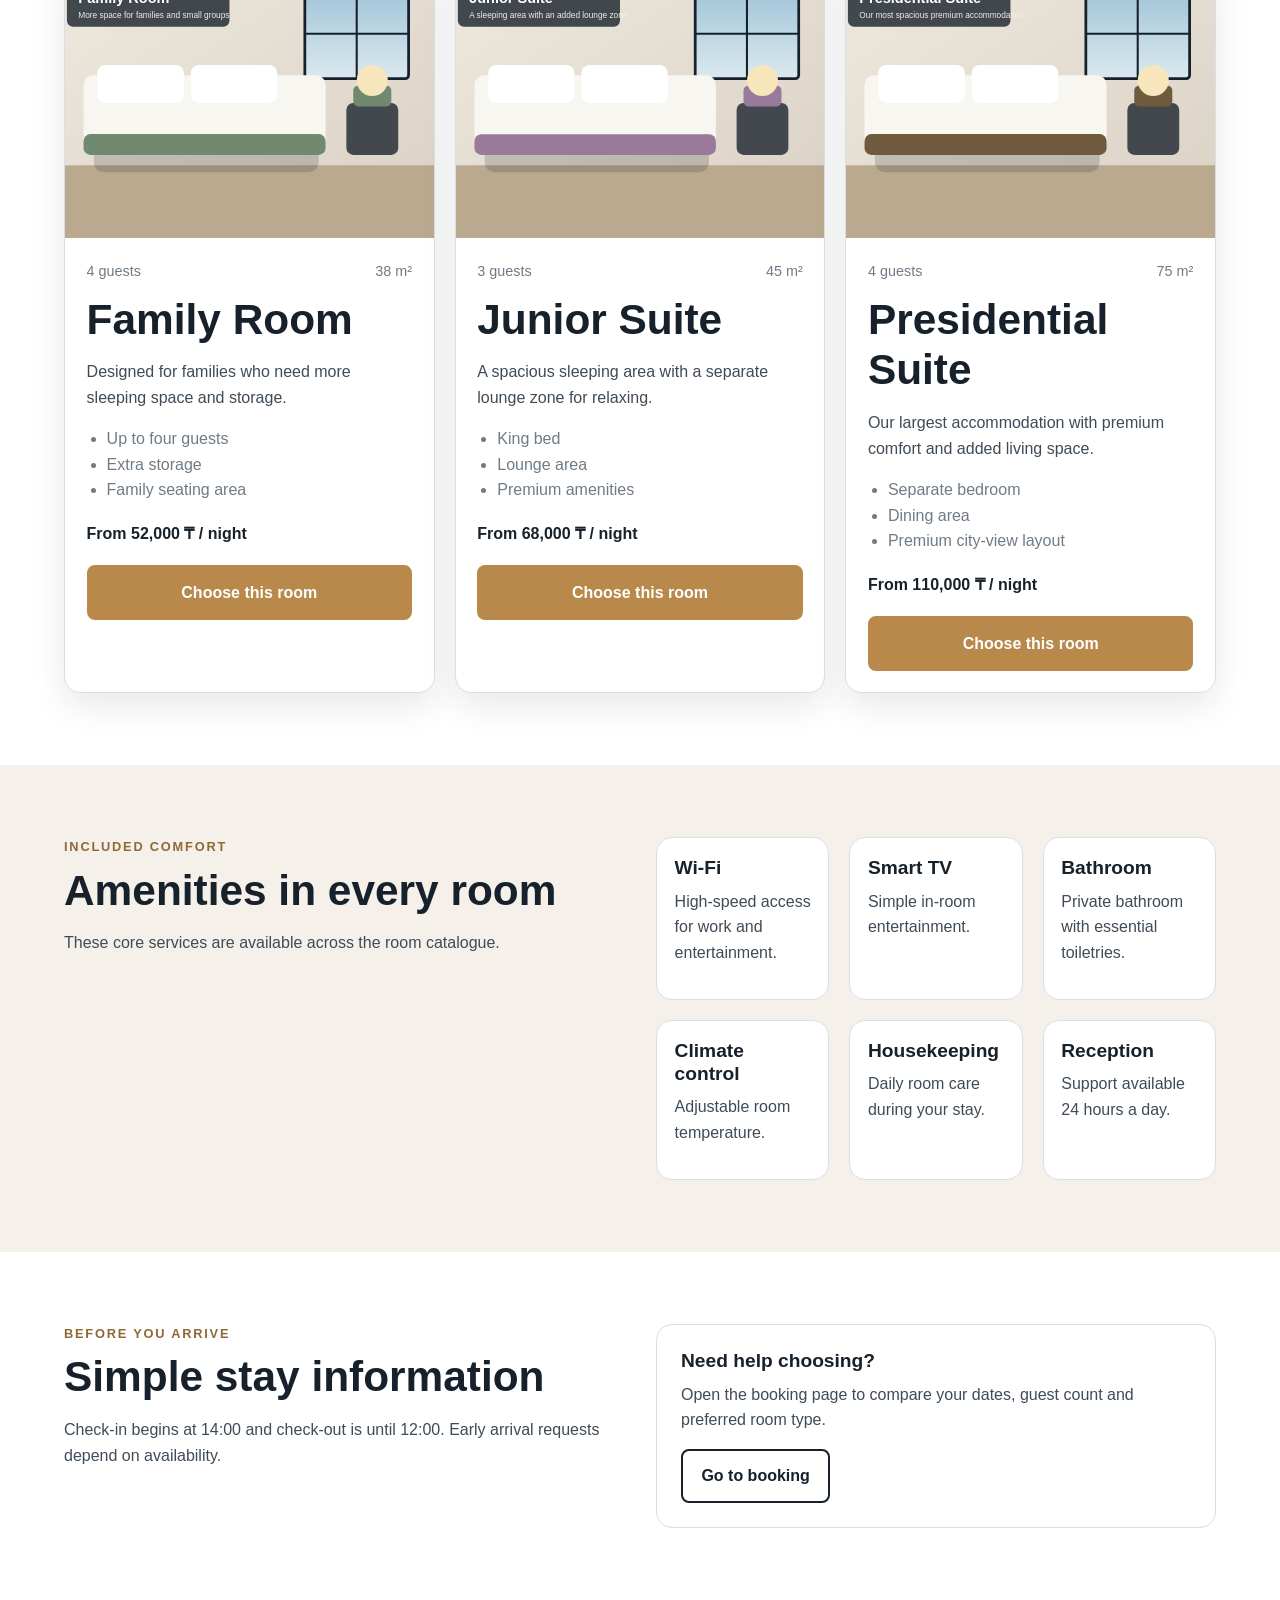
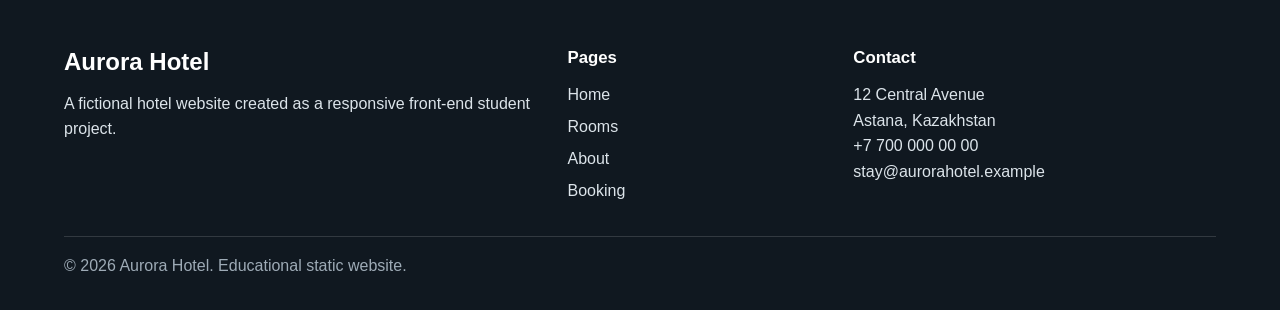
<file: rooms.html>
<!DOCTYPE html>
<html lang="en">
<head>
    <meta charset="UTF-8">
    <meta name="viewport" content="width=device-width, initial-scale=1.0">
    <meta name="description" content="Explore six responsive room cards at Aurora Hotel.">
    <title>Aurora Hotel | Rooms & Suites</title>
    <link rel="stylesheet" href="css/style.css">
    <link rel="stylesheet" href="css/responsive.css">
</head>
<body>
<a class="skip-link" href="#main-content">Skip to main content</a>
<header class="site-header">
    <div class="container nav-wrapper">
        <a class="logo" href="index.html" aria-label="Aurora Hotel home">Aurora Hotel</a>

        <nav class="main-nav" aria-label="Main navigation">
            <ul class="nav-list">
                <li><a class="nav-link" href="index.html">Home</a></li><li><a class="nav-link" href="rooms.html" aria-current="page">Rooms</a></li><li><a class="nav-link" href="about.html">About</a></li><li><a class="nav-link" href="booking.html">Booking</a></li>
            </ul>
        </nav>

        <a class="button button-small header-cta" href="booking.html">Book a room</a>
    </div>
</header>

<main id="main-content">
    <section class="page-hero">
        <div class="container page-hero-inner">
            <p class="eyebrow">Rooms & Suites</p>
            <h1>Find the room that fits your stay</h1>
            <p class="lead">
                Compare six room categories, guest capacity, key amenities and sample nightly prices.
            </p>
        </div>
    </section>

    <section class="section" aria-labelledby="room-catalogue">
        <div class="container">
            <div class="section-heading">
                <p class="eyebrow">Room catalogue</p>
                <h2 id="room-catalogue">Six accommodation options</h2>
                <p>The grid changes from one column on small screens to two and then three columns on wider screens.</p>
            </div>

            <nav class="chip-nav" aria-label="Room section links">
                <a href="#standard-room">Standard</a>
                <a href="#deluxe-room">Deluxe</a>
                <a href="#junior-suite">Suites</a>
            </nav>

            <div class="rooms-grid">
                <article class="room-card" id="standard-room">
                    <img class="card-image" src="images/standard-room.svg" width="1200" height="800"
                         alt="Illustration of a standard hotel room with a double bed">
                    <div class="card-body">
                        <div class="room-meta"><span>2 guests</span><span>24 m²</span></div>
                        <h2>Standard Room</h2>
                        <p>Comfortable double bed, work desk, Wi-Fi and a private bathroom.</p>
                        <ul class="mini-list">
                            <li>Queen bed</li>
                            <li>Free Wi-Fi</li>
                            <li>Air conditioning</li>
                        </ul>
                        <p class="price">From 32,000 ₸ / night</p>
                        <a class="button button-full" href="booking.html">Choose this room</a>
                    </div>
                </article>

                <article class="room-card" id="twin-room">
                    <img class="card-image" src="images/twin-room.svg" width="1200" height="800"
                         alt="Illustration of a twin hotel room with two separate beds">
                    <div class="card-body">
                        <div class="room-meta"><span>2 guests</span><span>26 m²</span></div>
                        <h2>Twin Room</h2>
                        <p>Two separate beds, a practical workspace and comfortable lighting.</p>
                        <ul class="mini-list">
                            <li>Two single beds</li>
                            <li>Smart TV</li>
                            <li>Tea station</li>
                        </ul>
                        <p class="price">From 34,000 ₸ / night</p>
                        <a class="button button-full" href="booking.html">Choose this room</a>
                    </div>
                </article>

                <article class="room-card" id="deluxe-room">
                    <img class="card-image" src="images/deluxe-room.svg" width="1200" height="800"
                         alt="Illustration of a deluxe hotel room with extra seating">
                    <div class="card-body">
                        <div class="room-meta"><span>2 guests</span><span>32 m²</span></div>
                        <h2>Deluxe Room</h2>
                        <p>More space, a king-size bed and an additional sitting area.</p>
                        <ul class="mini-list">
                            <li>King bed</li>
                            <li>Seating area</li>
                            <li>Mini fridge</li>
                        </ul>
                        <p class="price">From 45,000 ₸ / night</p>
                        <a class="button button-full" href="booking.html">Choose this room</a>
                    </div>
                </article>

                <article class="room-card" id="family-room">
                    <img class="card-image" src="images/family-room.svg" width="1200" height="800"
                         alt="Illustration of a family hotel room with additional space">
                    <div class="card-body">
                        <div class="room-meta"><span>4 guests</span><span>38 m²</span></div>
                        <h2>Family Room</h2>
                        <p>Designed for families who need more sleeping space and storage.</p>
                        <ul class="mini-list">
                            <li>Up to four guests</li>
                            <li>Extra storage</li>
                            <li>Family seating area</li>
                        </ul>
                        <p class="price">From 52,000 ₸ / night</p>
                        <a class="button button-full" href="booking.html">Choose this room</a>
                    </div>
                </article>

                <article class="room-card" id="junior-suite">
                    <img class="card-image" src="images/junior-suite.svg" width="1200" height="800"
                         alt="Illustration of a junior suite with a lounge zone">
                    <div class="card-body">
                        <div class="room-meta"><span>3 guests</span><span>45 m²</span></div>
                        <h2>Junior Suite</h2>
                        <p>A spacious sleeping area with a separate lounge zone for relaxing.</p>
                        <ul class="mini-list">
                            <li>King bed</li>
                            <li>Lounge area</li>
                            <li>Premium amenities</li>
                        </ul>
                        <p class="price">From 68,000 ₸ / night</p>
                        <a class="button button-full" href="booking.html">Choose this room</a>
                    </div>
                </article>

                <article class="room-card" id="presidential-suite">
                    <img class="card-image" src="images/presidential-suite.svg" width="1200" height="800"
                         alt="Illustration of a large presidential hotel suite">
                    <div class="card-body">
                        <div class="room-meta"><span>4 guests</span><span>75 m²</span></div>
                        <h2>Presidential Suite</h2>
                        <p>Our largest accommodation with premium comfort and added living space.</p>
                        <ul class="mini-list">
                            <li>Separate bedroom</li>
                            <li>Dining area</li>
                            <li>Premium city-view layout</li>
                        </ul>
                        <p class="price">From 110,000 ₸ / night</p>
                        <a class="button button-full" href="booking.html">Choose this room</a>
                    </div>
                </article>
            </div>
        </div>
    </section>

    <section class="section section-alt" aria-labelledby="room-amenities">
        <div class="container amenities-layout">
            <div>
                <p class="eyebrow">Included comfort</p>
                <h2 id="room-amenities">Amenities in every room</h2>
                <p>These core services are available across the room catalogue.</p>
            </div>

            <div class="amenities-grid">
                <article class="amenity"><h3>Wi-Fi</h3><p>High-speed access for work and entertainment.</p></article>
                <article class="amenity"><h3>Smart TV</h3><p>Simple in-room entertainment.</p></article>
                <article class="amenity"><h3>Bathroom</h3><p>Private bathroom with essential toiletries.</p></article>
                <article class="amenity"><h3>Climate control</h3><p>Adjustable room temperature.</p></article>
                <article class="amenity"><h3>Housekeeping</h3><p>Daily room care during your stay.</p></article>
                <article class="amenity"><h3>Reception</h3><p>Support available 24 hours a day.</p></article>
            </div>
        </div>
    </section>

    <section class="section" aria-labelledby="room-policies">
        <div class="container split-layout">
            <div>
                <p class="eyebrow">Before you arrive</p>
                <h2 id="room-policies">Simple stay information</h2>
                <p>Check-in begins at 14:00 and check-out is until 12:00. Early arrival requests depend on availability.</p>
            </div>
            <aside class="info-card">
                <h3>Need help choosing?</h3>
                <p>Open the booking page to compare your dates, guest count and preferred room type.</p>
                <a class="button button-outline" href="booking.html">Go to booking</a>
            </aside>
        </div>
    </section>
</main>

<footer class="site-footer">
    <div class="container footer-grid">
        <section class="footer-about" aria-labelledby="footer-brand">
            <h2 id="footer-brand" class="footer-logo">Aurora Hotel</h2>
            <p>A fictional hotel website created as a responsive front-end student project.</p>
        </section>

        <nav class="footer-nav" aria-label="Footer navigation">
            <h2 class="footer-heading">Pages</h2>
            <ul class="footer-links">
                <li><a href="index.html">Home</a></li>
                <li><a href="rooms.html">Rooms</a></li>
                <li><a href="about.html">About</a></li>
                <li><a href="booking.html">Booking</a></li>
            </ul>
        </nav>

        <section aria-labelledby="footer-contact">
            <h2 id="footer-contact" class="footer-heading">Contact</h2>
            <address>
                12 Central Avenue<br>
                Astana, Kazakhstan<br>
                <a href="tel:+77000000000">+7 700 000 00 00</a><br>
                <a href="mailto:stay@aurorahotel.example">stay@aurorahotel.example</a>
            </address>
        </section>
    </div>

    <div class="container footer-bottom">
        <p>&copy; 2026 Aurora Hotel. Educational static website.</p>
    </div>
</footer>
</body>
</html>
</file>
<file: css/style.css>
/* =========================================================
   AURORA HOTEL — ASSIGNMENT #3
   BASE STYLES ARE MOBILE-FIRST.
   Wider layouts are added in css/responsive.css.
========================================================= */

/* 1. RESET AND DESIGN SYSTEM */
*,
*::before,
*::after {
    box-sizing: border-box;
}

:root {
    --primary: #b8894b;
    --primary-dark: #8f6936;
    --dark: #17212b;
    --text: #3f4b57;
    --muted: #6f7b86;
    --surface: #ffffff;
    --surface-alt: #f5f1ea;
    --border: #d9dfe4;
    --focus: #1769aa;
    --shadow: 0 0.75rem 2rem rgba(23, 33, 43, 0.10);

    --radius-sm: 0.5rem;
    --radius-md: 1rem;
    --radius-lg: 1.5rem;

    --space-1: 0.5rem;
    --space-2: 1rem;
    --space-3: 1.5rem;
    --space-4: 2rem;
    --space-5: 3rem;
    --space-6: 4.5rem;

    --container: 72rem;
}

html {
    scroll-behavior: smooth;
}

body {
    margin: 0;
    font-family: Arial, Helvetica, sans-serif;
    font-size: 1rem;
    line-height: 1.6;
    color: var(--text);
    background: var(--surface);
}

img {
    display: block;
    max-width: 100%;
    height: auto;
}

button,
input,
select,
textarea {
    font: inherit;
}

button {
    cursor: pointer;
}

a {
    color: inherit;
}

p {
    margin-top: 0;
}

ul,
ol {
    padding-left: 1.25rem;
}

h1,
h2,
h3 {
    margin-top: 0;
    color: var(--dark);
    line-height: 1.2;
    overflow-wrap: anywhere;
}

h1 {
    margin-bottom: 1rem;
    font-size: clamp(2.25rem, 8vw, 4.6rem);
}

h2 {
    margin-bottom: 0.85rem;
    font-size: clamp(1.65rem, 5vw, 2.65rem);
}

h3 {
    margin-bottom: 0.6rem;
    font-size: 1.2rem;
}

code {
    padding: 0.1rem 0.3rem;
    border-radius: 0.25rem;
    background: #eceff2;
    color: var(--dark);
}

address {
    font-style: normal;
    overflow-wrap: anywhere;
}

[id] {
    scroll-margin-top: 8rem;
}

.container {
    width: 92%;
    max-width: var(--container);
    margin-inline: auto;
}

.section {
    padding-block: 3.5rem;
}

.section-alt {
    background: var(--surface-alt);
}

.section-heading {
    max-width: 44rem;
    margin-bottom: var(--space-4);
}

.eyebrow {
    margin-bottom: 0.5rem;
    color: var(--primary-dark);
    font-size: 0.8rem;
    font-weight: 800;
    letter-spacing: 0.14em;
    text-transform: uppercase;
}

.eyebrow-light {
    color: #f5dfbd;
}

.lead {
    max-width: 44rem;
    font-size: clamp(1.05rem, 2.5vw, 1.2rem);
}

.skip-link {
    position: absolute;
    top: 0.5rem;
    left: 0.5rem;
    z-index: 100;
    transform: translateY(-180%);
    padding: 0.75rem 1rem;
    border-radius: var(--radius-sm);
    background: var(--dark);
    color: #fff;
    font-weight: 700;
}

.skip-link:focus {
    transform: translateY(0);
}

/* 2. BUTTONS, LINKS AND FOCUS */
.button {
    display: inline-flex;
    align-items: center;
    justify-content: center;
    min-height: 2.9rem;
    padding: 0.78rem 1.15rem;
    border: 0.125rem solid var(--primary);
    border-radius: var(--radius-sm);
    background: var(--primary);
    color: #fff;
    font-weight: 800;
    text-align: center;
    text-decoration: none;
    transition: background-color 0.2s ease, border-color 0.2s ease, transform 0.2s ease;
}

.button:hover {
    border-color: var(--primary-dark);
    background: var(--primary-dark);
    transform: translateY(-0.125rem);
}

.button-small {
    min-height: 2.5rem;
    padding: 0.55rem 0.85rem;
}

.button-full {
    width: 100%;
}

.button-ghost {
    border-color: rgba(255, 255, 255, 0.78);
    background: transparent;
    color: #fff;
}

.button-ghost:hover {
    border-color: #fff;
    background: #fff;
    color: var(--dark);
}

.button-outline {
    border-color: var(--dark);
    background: transparent;
    color: var(--dark);
}

.button-outline:hover {
    border-color: var(--dark);
    background: var(--dark);
    color: #fff;
}

.text-link {
    color: var(--primary-dark);
    font-weight: 800;
    text-decoration-thickness: 0.1rem;
    text-underline-offset: 0.2rem;
}

a:focus-visible,
button:focus-visible,
input:focus-visible,
select:focus-visible,
textarea:focus-visible,
summary:focus-visible {
    outline: 0.2rem solid var(--focus);
    outline-offset: 0.2rem;
}

/* 3. HEADER AND NAVIGATION — FLEXBOX USE #1 */
.site-header {
    position: sticky;
    top: 0;
    z-index: 50;
    border-bottom: 0.0625rem solid var(--border);
    background: rgba(255, 255, 255, 0.97);
}

.nav-wrapper {
    display: flex;
    flex-direction: column;
    align-items: stretch;
    gap: 0.75rem;
    padding-block: 0.8rem;
}

.logo {
    align-self: flex-start;
    color: var(--dark);
    font-size: 1.25rem;
    font-weight: 900;
    text-decoration: none;
}

.main-nav {
    min-width: 0;
}

.nav-list {
    display: flex;
    flex-direction: column;
    gap: 0.25rem;
    margin: 0;
    padding: 0;
    list-style: none;
}

.nav-link {
    display: block;
    padding: 0.7rem 0.8rem;
    border-radius: var(--radius-sm);
    color: var(--text);
    font-weight: 700;
    text-decoration: none;
}

.nav-link:hover,
.nav-link[aria-current="page"] {
    background: var(--surface-alt);
    color: var(--primary-dark);
}

.header-cta {
    align-self: stretch;
}

/* 4. HOME HERO — FLEXBOX USE #2 */
.hero {
    padding-block: 4.5rem;
    background:
        linear-gradient(rgba(17, 29, 40, 0.78), rgba(17, 29, 40, 0.78)),
        url("../images/hotel-exterior.svg") center / cover no-repeat;
    color: #fff;
}

.hero-layout {
    display: flex;
    flex-direction: column;
    gap: 2rem;
}

.hero-layout > * {
    min-width: 0;
}

.hero h1,
.hero h2 {
    color: #fff;
}

.hero-copy {
    max-width: 46rem;
}

.hero-panel {
    padding: 1.5rem;
    border: 0.0625rem solid rgba(255, 255, 255, 0.28);
    border-radius: var(--radius-lg);
    background: rgba(255, 255, 255, 0.11);
}

.check-list {
    margin-bottom: 0;
}

.action-row {
    display: flex;
    flex-direction: column;
    gap: 0.75rem;
    margin-top: 1.5rem;
}

.feature-flex {
    display: flex;
    flex-direction: column;
    gap: 1rem;
}

.feature-card,
.info-card {
    min-width: 0;
    padding: 1.5rem;
    border: 0.0625rem solid var(--border);
    border-radius: var(--radius-md);
    background: var(--surface);
}

.feature-number {
    display: inline-grid;
    place-items: center;
    width: 3rem;
    height: 3rem;
    margin-bottom: 1rem;
    border-radius: 50%;
    background: var(--surface-alt);
    color: var(--primary-dark);
    font-weight: 900;
}

/* 5. SHARED GRID/CARD STYLES */
.card-grid,
.rooms-grid,
.amenities-grid,
.values-grid,
.stats-grid,
.faq-grid {
    display: grid;
    grid-template-columns: minmax(0, 1fr);
    gap: 1.25rem;
}

.room-card {
    min-width: 0;
    overflow: hidden;
    border: 0.0625rem solid var(--border);
    border-radius: var(--radius-md);
    background: var(--surface);
    box-shadow: var(--shadow);
}

.card-image {
    width: 100%;
    aspect-ratio: 4 / 3;
    object-fit: cover;
}

.card-body {
    padding: 1.35rem;
}

.card-kicker {
    margin-bottom: 0.35rem;
    color: var(--muted);
    font-size: 0.9rem;
    font-weight: 700;
}

.room-meta {
    display: flex;
    flex-wrap: wrap;
    justify-content: space-between;
    gap: 0.5rem 1rem;
    margin-bottom: 0.75rem;
    color: var(--muted);
    font-size: 0.9rem;
}

.mini-list {
    color: var(--muted);
}

.price {
    margin-block: 1.15rem;
    color: var(--dark);
    font-weight: 900;
}

/* 6. HOME SUPPORTING SECTIONS */
.split-layout,
.story-layout,
.amenities-layout,
.facilities-layout,
.booking-layout,
.contact-grid {
    display: grid;
    grid-template-columns: minmax(0, 1fr);
    gap: 2rem;
}

.testimonial {
    margin: 0;
    padding: 1.5rem;
    border-left: 0.3rem solid var(--primary);
    border-radius: var(--radius-md);
    background: var(--surface-alt);
    color: var(--dark);
    font-size: 1.08rem;
}

.testimonial footer {
    margin-top: 1rem;
    color: var(--muted);
    font-size: 0.92rem;
}

.cta-section {
    padding-block: 3rem;
    background: var(--dark);
    color: #fff;
}

.cta-section h2 {
    margin-bottom: 0;
    color: #fff;
}

.cta-flex {
    display: flex;
    flex-direction: column;
    gap: 1.25rem;
}

/* 7. PAGE HERO */
.page-hero {
    padding-block: 3.5rem;
    background: var(--surface-alt);
}

.page-hero-inner {
    max-width: 52rem;
}

/* 8. ROOMS PAGE */
.chip-nav {
    display: flex;
    flex-wrap: wrap;
    gap: 0.65rem;
    margin-bottom: 2rem;
}

.chip-nav a {
    padding: 0.55rem 0.85rem;
    border: 0.0625rem solid var(--border);
    border-radius: 999px;
    background: var(--surface);
    color: var(--dark);
    font-weight: 700;
    text-decoration: none;
}

.chip-nav a:hover {
    border-color: var(--primary);
    color: var(--primary-dark);
}

.amenity {
    min-width: 0;
    padding: 1.1rem;
    border: 0.0625rem solid var(--border);
    border-radius: var(--radius-md);
    background: var(--surface);
}

/* 9. ABOUT PAGE */
.story-figure,
.facility-feature {
    margin: 0;
}

.story-figure img,
.facility-feature img {
    width: 100%;
    border-radius: var(--radius-lg);
}

.story-figure figcaption {
    margin-top: 0.75rem;
    color: var(--muted);
    font-size: 0.9rem;
}

.value-card,
.facility-card {
    min-width: 0;
    padding: 1.4rem;
    border: 0.0625rem solid var(--border);
    border-radius: var(--radius-md);
    background: var(--surface);
}

.stat {
    min-width: 0;
    padding: 1.25rem;
    border-left: 0.3rem solid var(--primary);
    background: var(--surface-alt);
}

.stat strong,
.stat span {
    display: block;
}

.stat strong {
    margin-bottom: 0.3rem;
    color: var(--dark);
    font-size: 1.9rem;
}

.facility-feature {
    overflow: hidden;
    border-radius: var(--radius-lg);
    background: var(--dark);
    color: #fff;
}

.facility-feature img {
    border-radius: 0;
}

.facility-feature figcaption {
    padding: 1.4rem;
}

.facility-feature h2 {
    color: #fff;
}

.facility-stack {
    display: grid;
    gap: 1rem;
}

.timeline-list {
    display: grid;
    gap: 1rem;
    margin: 0;
    padding-left: 1.4rem;
}

.timeline-list li {
    padding-left: 0.35rem;
}

/* 10. BOOKING PAGE */
.form-panel,
.booking-info,
.contact-card {
    min-width: 0;
    padding: 1.35rem;
    border: 0.0625rem solid var(--border);
    border-radius: var(--radius-lg);
    background: var(--surface);
}

.booking-info {
    background: var(--surface-alt);
}

.demo-note {
    padding: 1rem;
    border-left: 0.3rem solid var(--primary);
    border-radius: var(--radius-sm);
    background: #fff7e8;
    color: #4b3b25;
}

.form-grid {
    display: grid;
    grid-template-columns: minmax(0, 1fr);
    gap: 1rem;
}

.form-group {
    min-width: 0;
    margin-bottom: 1rem;
}

.form-group label {
    display: block;
    margin-bottom: 0.4rem;
    color: var(--dark);
    font-weight: 800;
}

.form-group input,
.form-group select,
.form-group textarea {
    width: 100%;
    max-width: 100%;
    min-height: 2.9rem;
    padding: 0.75rem 0.85rem;
    border: 0.0625rem solid #aeb9c2;
    border-radius: var(--radius-sm);
    background: #fff;
    color: var(--dark);
}

.form-group textarea {
    min-height: 7rem;
    resize: vertical;
}

.form-actions {
    display: flex;
    flex-direction: column;
    gap: 0.75rem;
}

.info-block + .info-block {
    margin-top: 1.25rem;
    padding-top: 1.25rem;
    border-top: 0.0625rem solid var(--border);
}

.contact-card a {
    overflow-wrap: anywhere;
}

details {
    min-width: 0;
    padding: 1.1rem 1.2rem;
    border: 0.0625rem solid var(--border);
    border-radius: var(--radius-sm);
    background: var(--surface);
}

summary {
    color: var(--dark);
    font-weight: 800;
    cursor: pointer;
}

details p {
    margin: 0.9rem 0 0;
}

/* 11. DEMO RESULT PAGE */
.result-section {
    padding-block: 4rem;
    background: var(--surface-alt);
}

.result-card {
    max-width: 46rem;
    padding: 1.5rem;
    border: 0.0625rem solid var(--border);
    border-radius: var(--radius-lg);
    background: #fff;
    box-shadow: var(--shadow);
}

.result-message {
    padding: 1rem;
    border-left: 0.3rem solid var(--primary);
    background: #fff7e8;
}

/* 12. FOOTER */
.site-footer {
    padding-top: 3rem;
    background: #101820;
    color: #dce4ea;
}

.footer-grid {
    display: grid;
    grid-template-columns: minmax(0, 1fr);
    gap: 2rem;
}

.footer-logo,
.footer-heading {
    color: #fff;
}

.footer-logo {
    font-size: 1.5rem;
}

.footer-heading {
    font-size: 1.05rem;
}

.footer-nav {
    display: block;
}

.footer-links {
    margin: 0;
    padding: 0;
    list-style: none;
}

.footer-links li + li {
    margin-top: 0.4rem;
}

.footer-links a,
.site-footer address a {
    color: #dce4ea;
    text-decoration: none;
}

.footer-links a:hover,
.site-footer address a:hover {
    color: #f0c88c;
    text-decoration: underline;
}

.footer-bottom {
    margin-top: 2rem;
    padding-block: 1rem;
    border-top: 0.0625rem solid rgba(255, 255, 255, 0.14);
    color: #9eabb6;
}
</file>
<file: css/responsive.css>
/* =========================================================
   RESPONSIVE.CSS
   Base rules in style.css are mobile-first.
   These min-width breakpoints add wider layouts.
========================================================= */

/* BREAKPOINT 1: TABLET / SMALL LAPTOP
   48rem ≈ 768px */
@media (min-width: 48rem) {
    .section {
        padding-block: 4.5rem;
    }

    /* Header becomes a horizontal flex layout. */
    .nav-wrapper {
        flex-direction: row;
        align-items: center;
        justify-content: space-between;
        gap: 1rem;
        padding-block: 0.7rem;
    }

    .logo {
        align-self: auto;
        flex: 0 0 auto;
    }

    .main-nav {
        flex: 1 1 auto;
    }

    .nav-list {
        flex-direction: row;
        flex-wrap: wrap;
        justify-content: center;
        gap: 0.25rem;
    }

    .header-cta {
        align-self: auto;
        flex: 0 0 auto;
    }

    /* Hero changes from stacked to side-by-side. */
    .hero-layout {
        flex-direction: row;
        align-items: center;
    }

    .hero-copy {
        flex: 1 1 60%;
    }

    .hero-panel {
        flex: 1 1 40%;
    }

    .action-row,
    .form-actions {
        flex-direction: row;
        flex-wrap: wrap;
        align-items: center;
    }

    .feature-flex {
        flex-direction: row;
        flex-wrap: wrap;
    }

    .feature-card {
        flex: 1 1 calc(50% - 0.5rem);
    }

    /* Meaningful Grid reflow: one column -> two columns. */
    .card-grid,
    .rooms-grid,
    .amenities-grid,
    .values-grid,
    .faq-grid {
        grid-template-columns: repeat(2, minmax(0, 1fr));
    }

    .stats-grid {
        grid-template-columns: repeat(2, minmax(0, 1fr));
    }

    .split-layout,
    .story-layout,
    .amenities-layout,
    .contact-grid {
        grid-template-columns: repeat(2, minmax(0, 1fr));
        align-items: start;
    }

    .story-layout {
        align-items: center;
    }

    .facilities-layout {
        grid-template-columns: 1.2fr 0.8fr;
        align-items: stretch;
    }

    .booking-layout {
        grid-template-columns: minmax(0, 1.35fr) minmax(16rem, 0.65fr);
        align-items: start;
    }

    .form-grid {
        grid-template-columns: repeat(2, minmax(0, 1fr));
    }

    .cta-flex {
        flex-direction: row;
        align-items: center;
        justify-content: space-between;
    }

    .footer-grid {
        grid-template-columns: 1.3fr 0.7fr 1fr;
    }

    .result-card {
        padding: 2rem;
    }
}

/* BREAKPOINT 2: DESKTOP
   64rem ≈ 1024px */
@media (min-width: 64rem) {
    .hero {
        padding-block: 6rem;
    }

    .page-hero {
        padding-block: 5rem;
    }

    .feature-card {
        flex: 1 1 0;
    }

    /* Six-item room catalogue becomes three columns. */
    .rooms-grid,
    .card-grid-three,
    .amenities-grid {
        grid-template-columns: repeat(3, minmax(0, 1fr));
    }

    .values-grid,
    .stats-grid {
        grid-template-columns: repeat(4, minmax(0, 1fr));
    }

    .booking-info {
        position: sticky;
        top: 6.5rem;
    }

    .facility-stack {
        align-content: stretch;
    }

    .facility-card {
        display: grid;
        align-content: center;
    }
}

/* BREAKPOINT 3: WIDE DESKTOP
   90rem ≈ 1440px */
@media (min-width: 90rem) {
    .section {
        padding-block: 5rem;
    }

    .hero-copy {
        flex-basis: 64%;
    }

    .hero-panel {
        flex-basis: 36%;
    }
}
</file>
